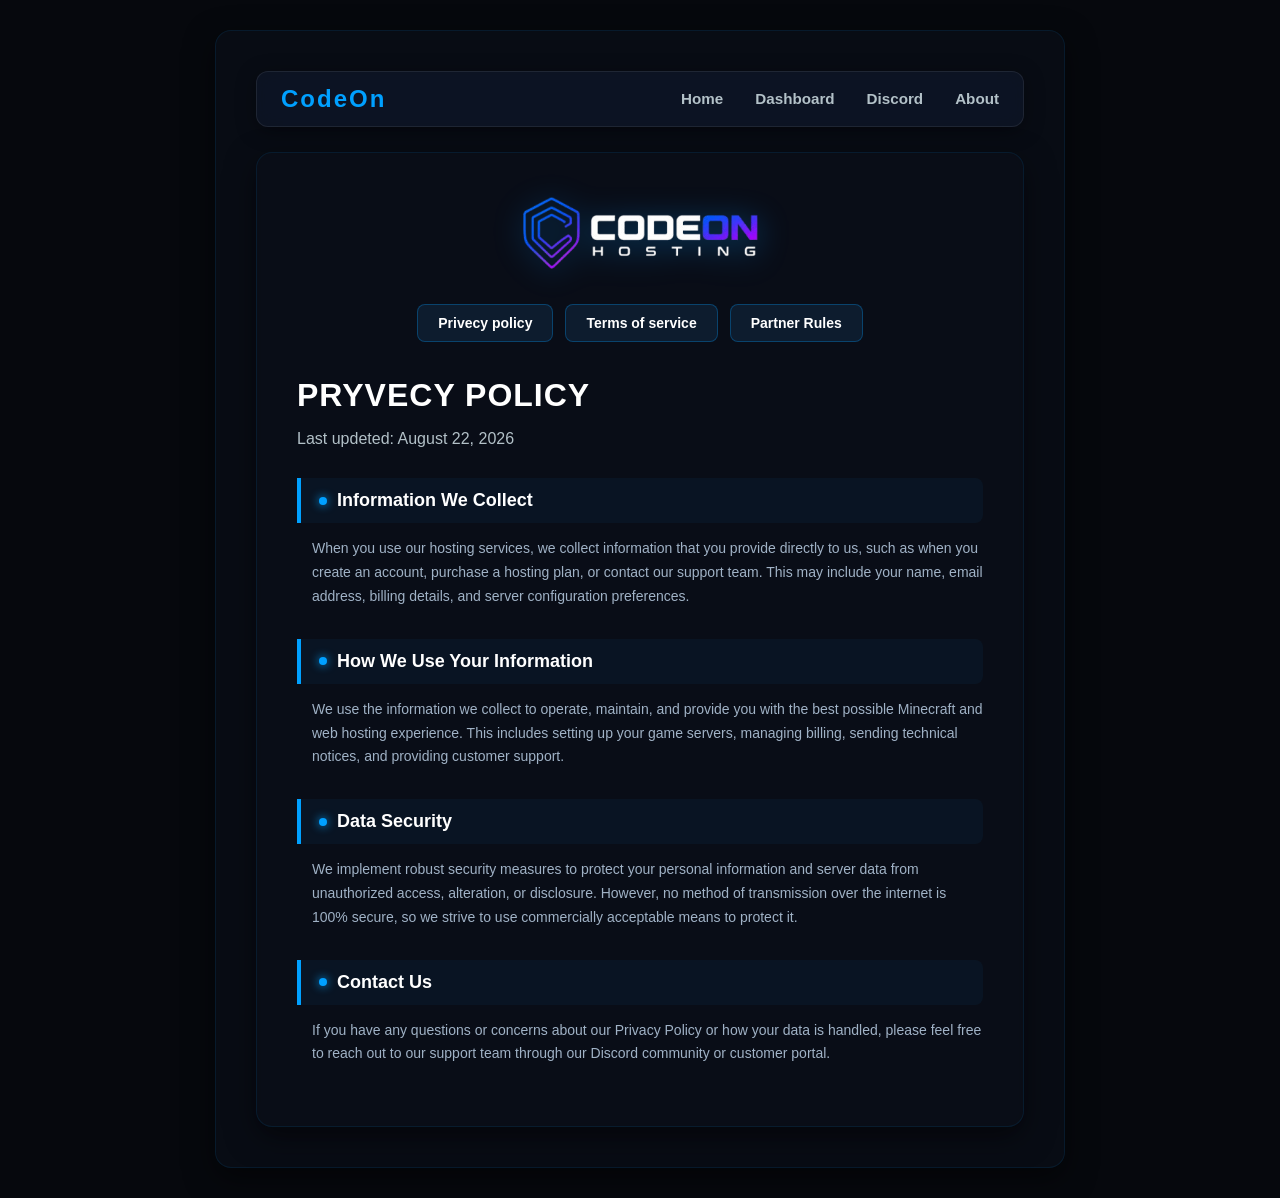
<file: index.html>
<!DOCTYPE html>
<html lang="en">
<head>
    <meta charset="UTF-8">
    <meta name="viewport" content="width=device-width, initial-scale=1.0">
    <title>Document</title>
    <link rel="stylesheet" href="style.css">
</head>
<body>  

    <body>
    <div class="policy-container">
        <nav>
            <div class="logo">CodeOn</div>
            <ul class="nav-links">
                <li><a href="">Home</a></li>
                <li><a href="https://control.codeon.codes/">Dashboard</a></li>
                <li><a href="https://discord.gg/GkHZSaPaH"> Discord</a></li>
                <li><a href="">About</a></li>
            </ul>
        </nav>

    <div class="policy-container">

        <div class="logo-container img">
            <img src="codeo logo.png" alt="Codeon hosting">
        </div>

        <div class="policy-nav">
            <a href="index.html" class="policy-btn active">Privecy policy</a>
            <a href="terms.html" class="policy-btn">Terms of service</a>
            <a href="patner.html" class="policy-btn active">Partner Rules</a>
        </div>

        <div class="policy-header">
            <h1>PRYVECY POLICY</h1>
            <P class="updete-date">Last updeted: August 22, 2026</P>
        </div>

      <div class="policy-content">
    <h3> Information We Collect</h3>
    <p>When you use our hosting services, we collect information that you provide directly to us, such as when you create an account, purchase a hosting plan, or contact our support team. This may include your name, email address, billing details, and server configuration preferences.</p>

    <h3> How We Use Your Information</h3>
    <p>We use the information we collect to operate, maintain, and provide you with the best possible Minecraft and web hosting experience. This includes setting up your game servers, managing billing, sending technical notices, and providing customer support.</p>

    <h3> Data Security</h3>
    <p>We implement robust security measures to protect your personal information and server data from unauthorized access, alteration, or disclosure. However, no method of transmission over the internet is 100% secure, so we strive to use commercially acceptable means to protect it.</p>

    <h3> Contact Us</h3>
    <p>If you have any questions or concerns about our Privacy Policy or how your data is handled, please feel free to reach out to our support team through our Discord community or customer portal.</p>
</div>
    </div>
                
            
        </div>
</html>
</file>
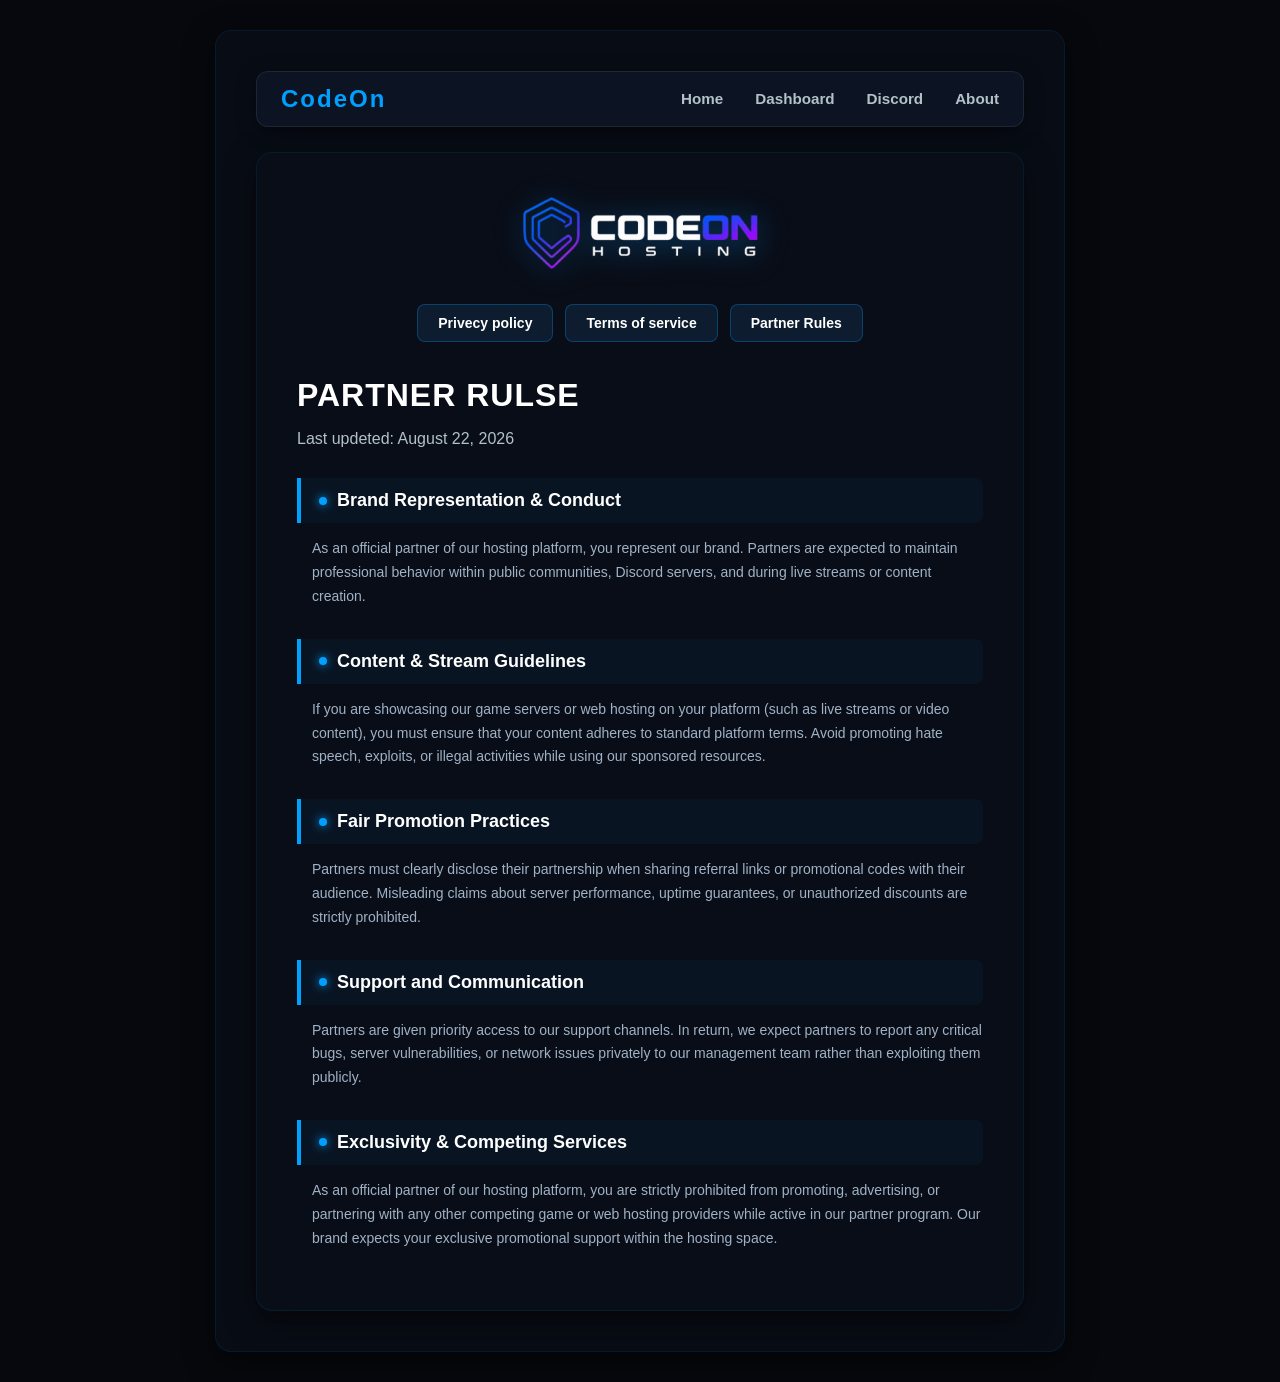
<file: patner.html>
<!DOCTYPE html>
<html lang="en">
<head>
    <meta charset="UTF-8">
    <meta name="viewport" content="width=device-width, initial-scale=1.0">
    <title>Document</title>
    <link rel="stylesheet" href="style.css">
</head>
<body>   
     
    <body>
    <div class="policy-container">
        <nav>
            <div class="logo">CodeOn</div>
            <ul class="nav-links">
                <li><a href="">Home</a></li>
                <li><a href="https://control.codeon.codes/">Dashboard</a></li>
                <li><a href="https://discord.gg/GkHZSaPaH"> Discord</a></li>
                <li><a href="">About</a></li>
            </ul>
        </nav>

    <div class="policy-container">

        <div class="logo-container img">
            <img src="codeo logo.png" alt="Codeon hosting">
        </div>

        <div class="policy-nav">
            <a href="index.html" class="policy-btn active">Privecy policy</a>
            <a href="terms.html" class="policy-btn">Terms of service</a>
            <a href="patner.html" class="policy-btn active">Partner Rules</a>
        </div>

        <div class="policy-header">
            <h1>PARTNER RULSE</h1>
            <P class="updete-date">Last updeted: August 22, 2026</P>
        </div>
<div class="policy-content">
            <h3> Brand Representation & Conduct</h3>
            <p>As an official partner of our hosting platform, you represent our brand. Partners are expected to maintain professional behavior within public communities, Discord servers, and during live streams or content creation.</p>

            <h3> Content & Stream Guidelines</h3>
            <p>If you are showcasing our game servers or web hosting on your platform (such as live streams or video content), you must ensure that your content adheres to standard platform terms. Avoid promoting hate speech, exploits, or illegal activities while using our sponsored resources.</p>

            <h3> Fair Promotion Practices</h3>
            <p>Partners must clearly disclose their partnership when sharing referral links or promotional codes with their audience. Misleading claims about server performance, uptime guarantees, or unauthorized discounts are strictly prohibited.</p>

            <h3> Support and Communication</h3>
            <p>Partners are given priority access to our support channels. In return, we expect partners to report any critical bugs, server vulnerabilities, or network issues privately to our management team rather than exploiting them publicly.</p>
            <h3> Exclusivity & Competing Services</h3>
<p>As an official partner of our hosting platform, you are strictly prohibited from promoting, advertising, or partnering with any other competing game or web hosting providers while active in our partner program. Our brand expects your exclusive promotional support within the hosting space.</p>

                
            
        </div>
</html>
</file>
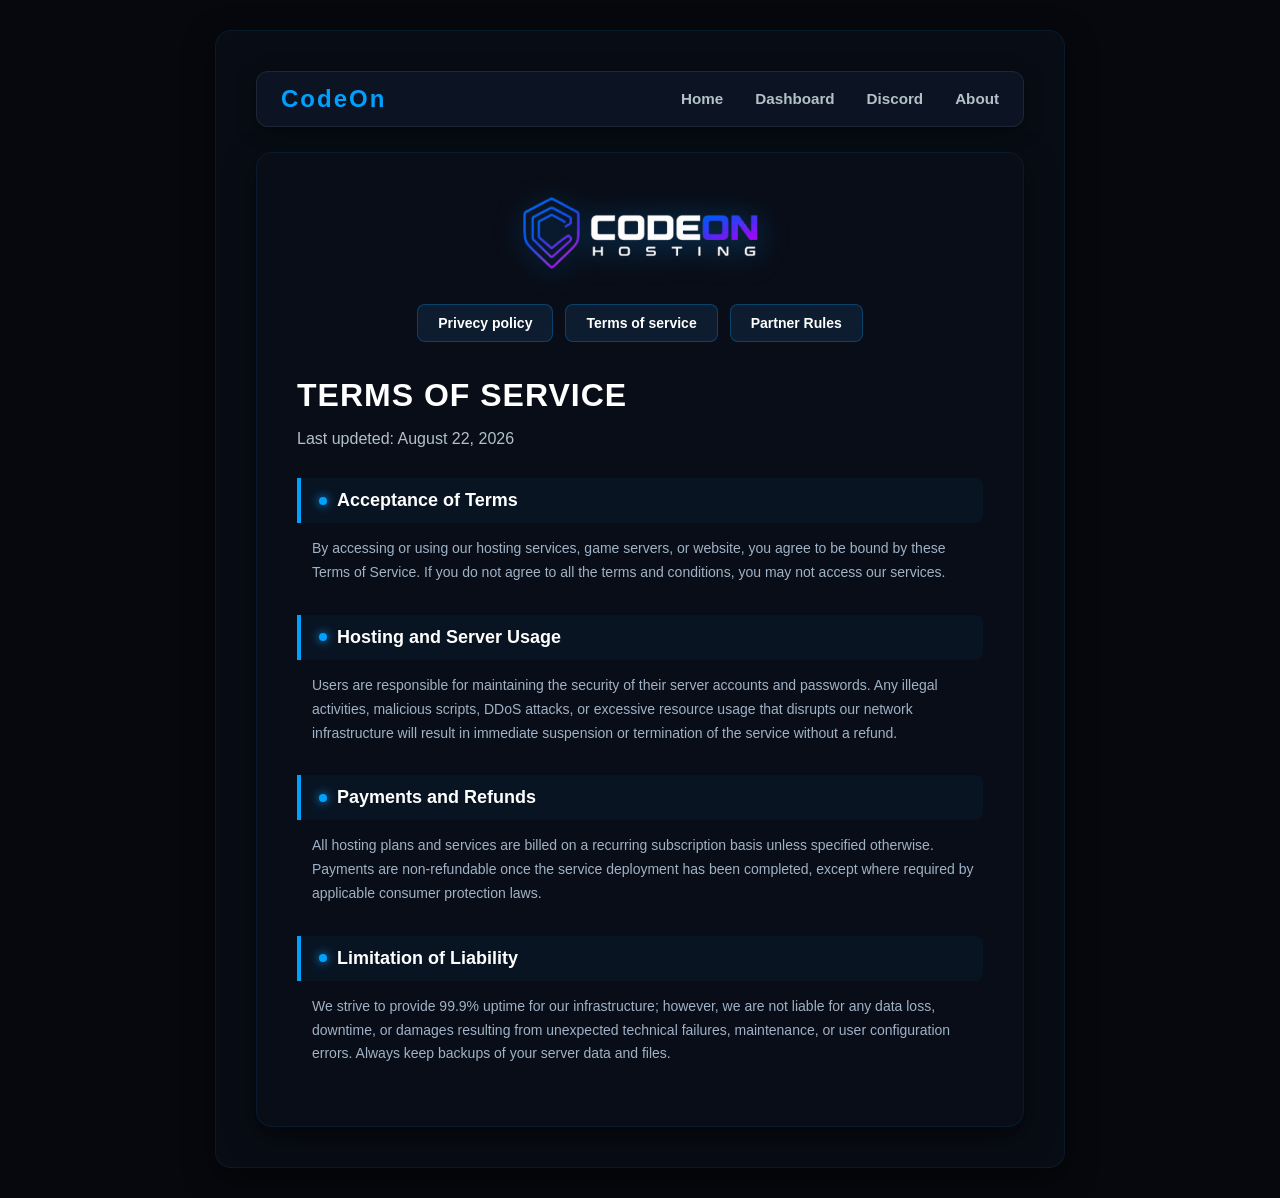
<file: terms.html>
<!DOCTYPE html>
<html lang="en">
<head>
    <meta charset="UTF-8">
    <meta name="viewport" content="width=device-width, initial-scale=1.0">
    <title>Document</title>
    <link rel="stylesheet" href="style.css">
</head>
<body>  

    <body>
    <div class="policy-container">
        <nav>
            <div class="logo">CodeOn</div>
            <ul class="nav-links">
                <li><a href="">Home</a></li>
                <li><a href="https://control.codeon.codes/">Dashboard</a></li>
                <li><a href="https://discord.gg/GkHZSaPaH"> Discord</a></li>
                <li><a href="">About</a></li>
            </ul>
        </nav>

    <div class="policy-container">

        <div class="logo-container img">
            <img src="codeo logo.png" alt="Codeon hosting">
        </div>

        <div class="policy-nav">
            <a href="index.html" class="policy-btn active">Privecy policy</a>
            <a href="terms.html" class="policy-btn">Terms of service</a>
            <a href="patner.html" class="policy-btn active">Partner Rules</a>
        </div>

        <div class="policy-header">
            <h1>TERMS OF SERVICE</h1>
            <P class="updete-date">Last updeted: August 22, 2026</P>
        </div>

        <div class="policy-content">
    <h3> Acceptance of Terms</h3>
    <p>By accessing or using our hosting services, game servers, or website, you agree to be bound by these Terms of Service. If you do not agree to all the terms and conditions, you may not access our services.</p>

    <h3> Hosting and Server Usage</h3>
    <p>Users are responsible for maintaining the security of their server accounts and passwords. Any illegal activities, malicious scripts, DDoS attacks, or excessive resource usage that disrupts our network infrastructure will result in immediate suspension or termination of the service without a refund.</p>

    <h3> Payments and Refunds</h3>
    <p>All hosting plans and services are billed on a recurring subscription basis unless specified otherwise. Payments are non-refundable once the service deployment has been completed, except where required by applicable consumer protection laws.</p>

    <h3> Limitation of Liability</h3>
    <p>We strive to provide 99.9% uptime for our infrastructure; however, we are not liable for any data loss, downtime, or damages resulting from unexpected technical failures, maintenance, or user configuration errors. Always keep backups of your server data and files.</p>
</div>
                
            
        </div>
</html>
</file>
<file: style.css>
/* --- Body Background & Layout --- */
body {
    background-color: #06080d;
    color: #b3c1c8;
    font-family: 'Segoe UI', Tahoma, Geneva, Verdana, sans-serif;
    margin: 0;
    padding: 30px 20px;
    display: flex;
    flex-direction: column;
    align-items: center;
    min-height: 100vh;
    box-sizing: border-box;
}

/* --- Main Container --- */
.policy-container {
    width: 100%;
    max-width: 850px;
    background: rgba(11, 15, 25, 0.7);
    border: 1px solid rgba(0, 160, 255, 0.1);
    padding: 40px;
    border-radius: 16px;
    box-shadow: 0 10px 30px rgba(0, 0, 0, 0.5);
    backdrop-filter: blur(10px);
    box-sizing: border-box;
}

/* --- Navigation Bar --- */
nav {
    width: 100%;
    max-width: 850px;
    padding: 0.8rem 1.5rem;
    background-color: rgba(15, 23, 42, 0.7);
    border: 1px solid rgba(255, 255, 255, 0.08);
    border-radius: 12px;
    backdrop-filter: blur(15px);
    margin-bottom: 25px;

    display: flex;
    align-items: center;
    justify-content: space-between;
    box-sizing: border-box;
    box-shadow: 0 4px 20px rgba(0, 0, 0, 0.4);
}  

.logo {
    font-size: 1.5rem;
    font-weight: 800;
    display: flex;
    align-items: center;
    color: #00a0ff;
    text-decoration: none;
    letter-spacing: 2px;
}  

.nav-links {
    list-style: none;
    display: flex;
    gap: 2rem;
    align-items: center;
    margin: 0;
    padding: 0;
}

.nav-links li a {
    position: relative;
    font-size: 0.95rem;
    font-weight: 600;
    text-decoration: none;
    color: #b3c1c8;
    transition: all 0.3s ease;
}

.nav-links li a:hover, 
.nav-links li a.active {
    color: #38bdf8;
    text-shadow: 0 0 10px rgba(56, 189, 248, 0.6);
}

/* --- Logo Styling (Standalone) --- */
.logo-container {
    display: flex;
    justify-content: center;
    margin-bottom: 30px;
    width: 100%;
}

.logo-container img {
    max-width: 400px;
    height: auto;
    display: block;
    filter: drop-shadow(0px 4px 15px rgba(0, 150, 255, 0.4));
}

/* --- Navigation Buttons (Legacy Support) --- */
.policy-nav {
    display: flex;
    justify-content: center;
    gap: 12px;
    margin-bottom: 35px;
    flex-wrap: wrap;
}

.policy-nav a, .policy-btn, .nav-btn {
    background-color: rgba(15, 30, 50, 0.9);
    color: #ffffff !important;
    padding: 10px 20px;
    border-radius: 8px;
    text-decoration: none;
    font-size: 14px;
    font-weight: 600;
    border: 1px solid rgba(0, 160, 255, 0.3);
    transition: all 0.3s ease;
    display: inline-block;
}

.policy-nav a:hover, .policy-btn:hover, .nav-btn:hover, .nav-btn.active {
    background-color: rgba(0, 150, 255, 0.2);
    border-color: #00a0ff;
    box-shadow: 0 0 15px rgba(0, 160, 255, 0.4);
    transform: translateY(-2px);
}

/* --- Headers & Typography --- */
.policy-header h1 {
    color: #ffffff;
    font-size: 32px;
    font-weight: 800;
    letter-spacing: 1px;
    margin-bottom: 8px;
    margin-top: 0;
}

.update-date {
    color: #5c6b78;
    font-size: 14px;
    margin-bottom: 30px;
}

.intro-text {
    font-size: 15px;
    line-height: 1.7;
    color: #a0b2c6;
    border-left: 3px solid #00a0ff;
    padding-left: 15px;
    margin-bottom: 20px;
}

/* --- Policy Content & Cards --- */
.policy-content {
    text-align: left;
    margin-top: 30px;
}

.policy-content h3 {
    color: #ffffff;
    font-size: 18px;
    font-weight: 700;
    margin-top: 30px;
    margin-bottom: 10px;
    padding: 12px 18px;
    background: rgba(0, 150, 255, 0.05);
    border-left: 4px solid #00a0ff;
    border-radius: 0 8px 8px 0;
    display: flex;
    align-items: center;
    gap: 10px;
}

/* Glowing dot before heading */
.policy-content h3::before {
    content: '';
    width: 8px;
    height: 8px;
    background-color: #00a0ff;
    border-radius: 50%;
    box-shadow: 0 0 10px #00a0ff;
}

.policy-content p {
    color: #a0b2c6;
    font-size: 14px;
    line-height: 1.7;
    margin-bottom: 20px;
    padding-left: 15px;
}

/* --- Text Selection Color --- */
::selection {
    background-color: #00a0ff;
    color: #ffffff;
}

::-moz-selection {
    background-color: #00a0ff;
    color: #ffffff;
}

/* --- Top Right Discord Button Style --- */
.top-discord-container {
    position: absolute;
    top: 20px;
    right: 25px;
}
</file>
